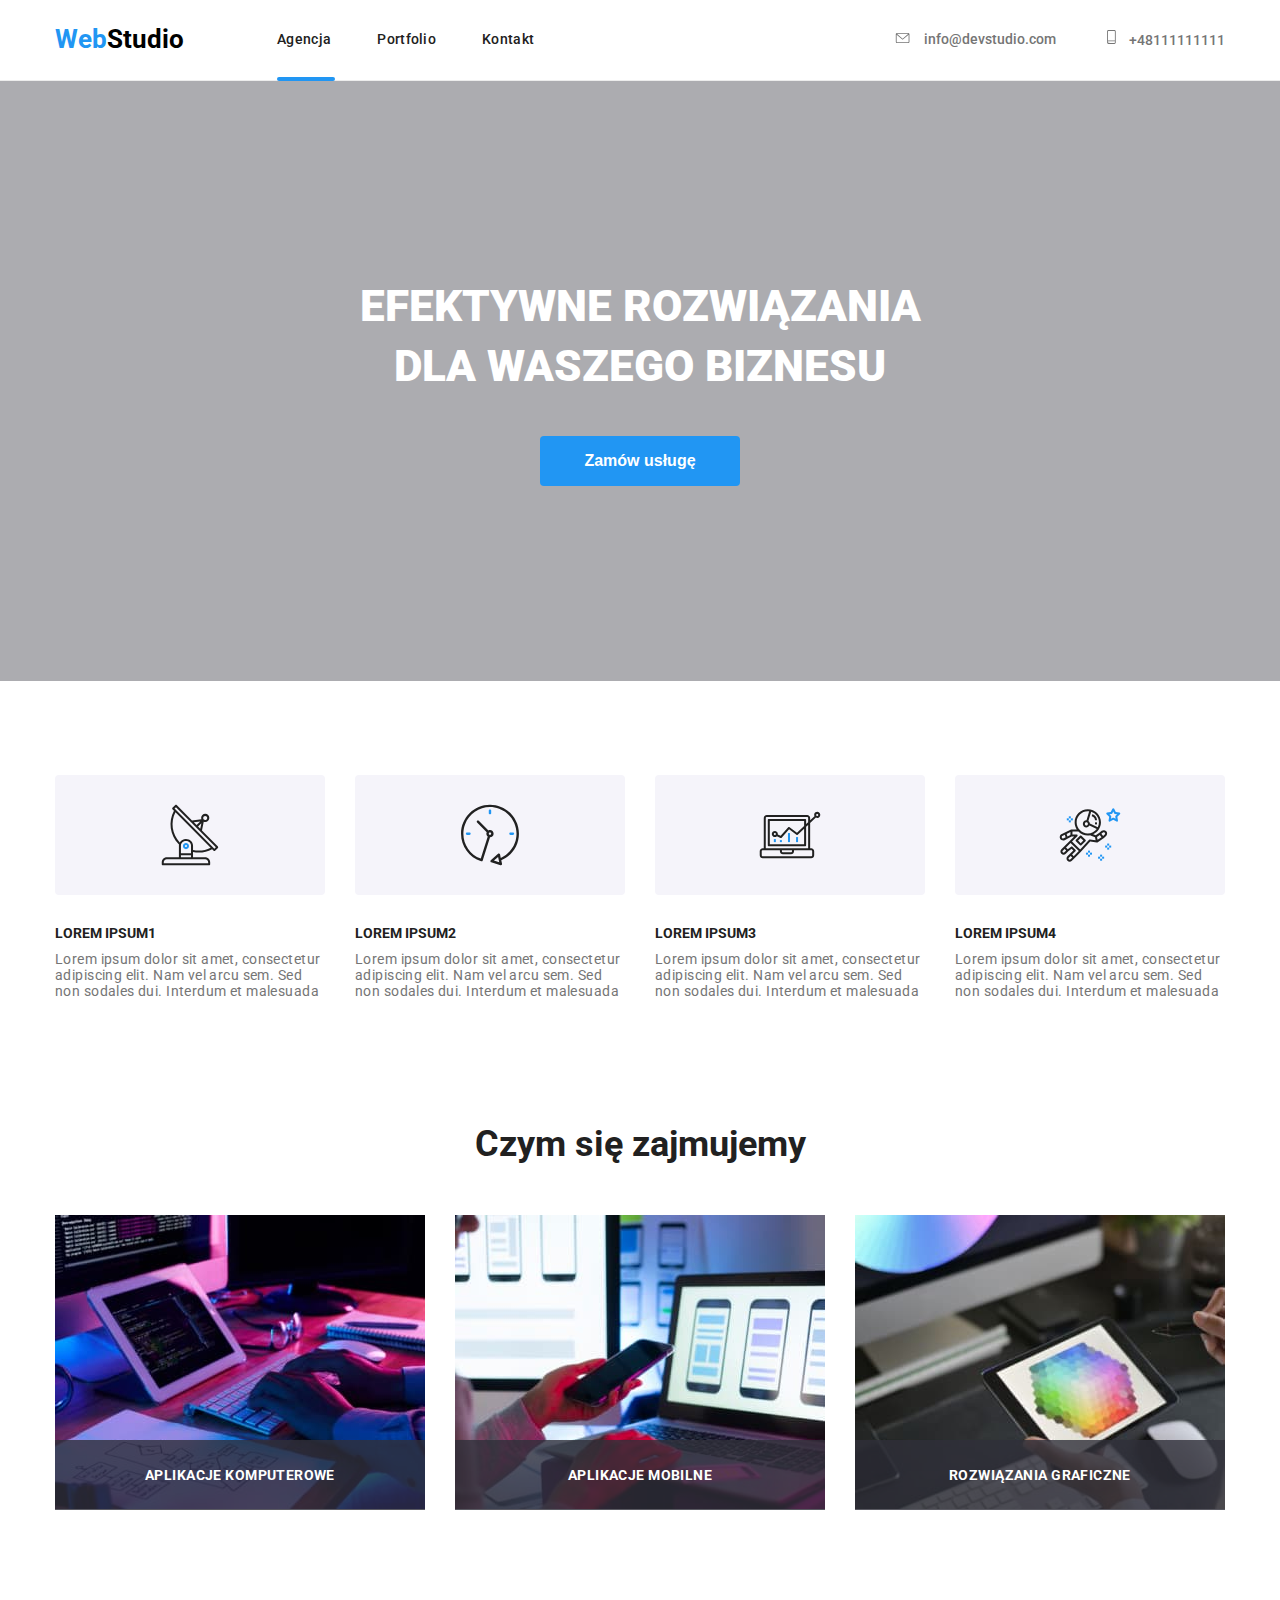
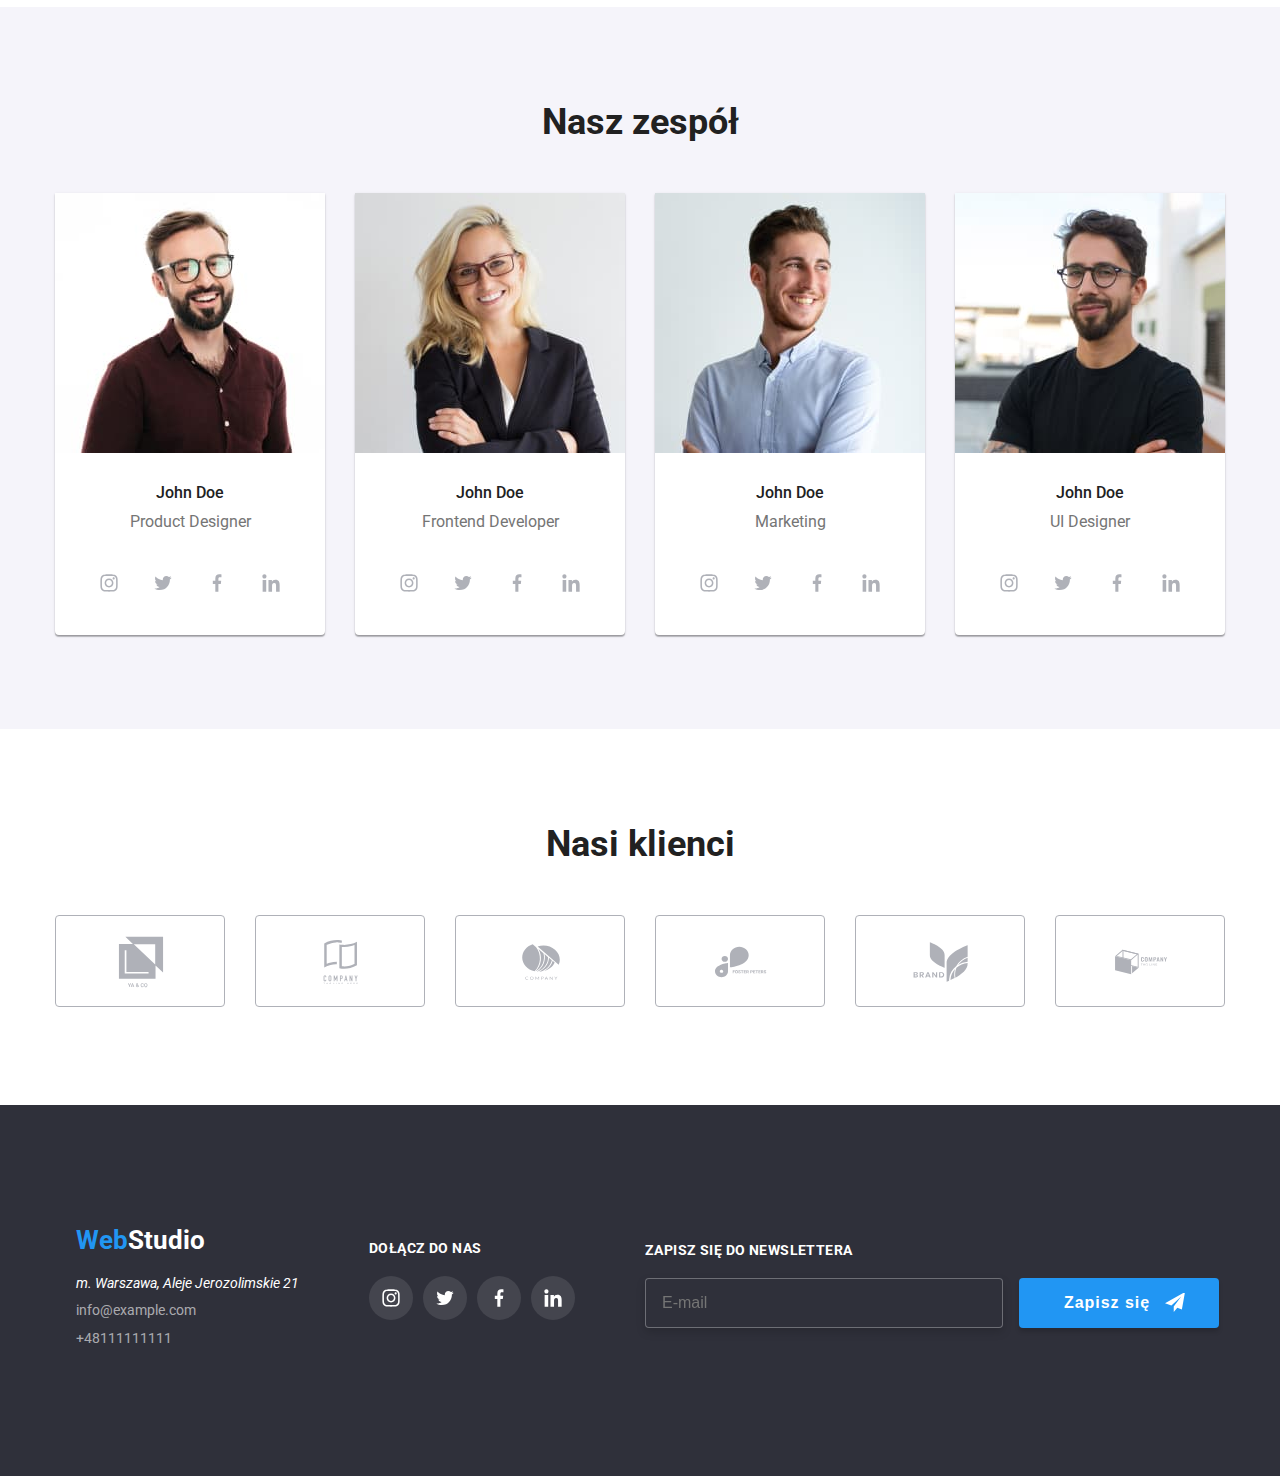
<file: index.html>
<!DOCTYPE html>
<html lang="pl">
  <head>
    <meta charset="UTF-8" />
    <meta http-equiv="X-UA-Compatible" content="IE=edge" />
    <meta name="viewport" content="width=device-width, initial-scale=1.0" />
    <title>Studio</title>
    <link rel="preconnect" href="https://fonts.googleapis.com" />
    <link rel="preconnect" href="https://fonts.gstatic.com" crossorigin />
    <link
      href="https://fonts.googleapis.com/css2?family=Raleway:wght@700&family=Roboto:wght@400;500;700;900&display=swap"
      rel="stylesheet"
    />
    <link href="./css/main.min.css" rel="stylesheet" />
    <link
      rel="stylesheet"
      href="https://github.com/sindresorhus/modern-normalize.git/modern-normalize.css"
    />
  </head>
  <body>
    <header class="header container">
      <h3>
        <a href="index.html" class="header__logo"
          ><span class="header__blue-text">Web</span>Studio</a
        >
      </h3>
      <nav>
        <ul class="header__list-menu">
          <li>
            <a href="index.html" class="header__link-nav header__active-page"
              >Agencja</a
            >
          </li>
          <li>
            <a href="portfolio.html" class="header__link-nav">Portfolio</a>
          </li>
          <li>
            <a href="index.html" class="header__link-nav">Kontakt</a>
          </li>
        </ul>
      </nav>
      <ul class="header__list-contact">
        <li>
          <a href="emailto:info@devstudio.com" class="header__link-contact">
            <svg class="header__contact-icon" width="16" height="12">
              <use href="./images/icons.svg#icon-envelope"></use>
            </svg>
            info@devstudio.com</a
          >
        </li>
        <li>
          <a href="tel:+48111111111" class="header__link-contact">
            <svg class="header__contact-icon" width="10" height="16">
              <use href="./images/icons.svg#icon-smartphone"></use>
            </svg>
            +48111111111
          </a>
        </li>
      </ul>
      <button type="button" class="header__button js-open-menu">
        <svg>
          <use
            href="./images/icons.svg#icon-menu"
          ></use>
        </svg>
      </button>
    </header>
    <div class="border-bottom-header"></div>
    <main>
      <section class="top-section top-section__background-image">
        <div class="container">
          <h1 class="top-section__main-text">
            EFEKTYWNE ROZWIĄZANIA<br />
            DLA WASZEGO BIZNESU
          </h1>
          <button type="button" class="top-section__main-btn" data-modal-open>
            Zamów usługę
          </button>
        </div>
      </section>
      <section>
        <div class="container">
          <div class="speciality">
            <ul class="speciality__list">
              <li class="speciality__item">
                <div class="speciality__icon-description">
                  <svg width="70" height="70">
                    <use href="./images/icons.svg#icon-antenna-1"></use>
                  </svg>
                </div>
                <h3 class="speciality__title-description">LOREM IPSUM1</h3>
                <p class="speciality__description">
                  Lorem ipsum dolor sit amet, consectetur adipiscing elit. Nam
                  vel arcu sem. Sed non sodales dui. Interdum et malesuada
                </p>
              </li>
              <li class="speciality__item">
                <div class="speciality__icon-description">
                  <svg width="70" height="70">
                    <use href="./images/icons.svg#icon-clock-1"></use>
                  </svg>
                </div>
                <h3 class="speciality__title-description">LOREM IPSUM2</h3>
                <p class="speciality__description">
                  Lorem ipsum dolor sit amet, consectetur adipiscing elit. Nam
                  vel arcu sem. Sed non sodales dui. Interdum et malesuada
                </p>
              </li>
              <li class="speciality__item">
                <div class="speciality__icon-description">
                  <svg width="70" height="70">
                    <use href="./images/icons.svg#icon-diagram-1"></use>
                  </svg>
                </div>
                <h3 class="speciality__title-description">LOREM IPSUM3</h3>
                <p class="speciality__description">
                  Lorem ipsum dolor sit amet, consectetur adipiscing elit. Nam
                  vel arcu sem. Sed non sodales dui. Interdum et malesuada
                </p>
              </li>
              <li class="speciality__item">
                <div class="speciality__icon-description">
                  <svg width="70" height="70">
                    <use href="./images/icons.svg#icon-astronaut-1"></use>
                  </svg>
                </div>
                <h3 class="speciality__title-description">LOREM IPSUM4</h3>
                <p class="speciality__description">
                  Lorem ipsum dolor sit amet, consectetur adipiscing elit. Nam
                  vel arcu sem. Sed non sodales dui. Interdum et malesuada
                </p>
              </li>
            </ul>
          </div>
        </div>
      </section>
      <section>
        <div class="container servises">
          <h2 class="servises__title-section">Czym się zajmujemy</h2>
          <ul class="servises__list-images">
            <li class="servises__thumb">
              <p class="servises__label">Aplikacje komputerowe</p>
              <img
                src="./images/img1.jpg"
                srcset="./images/img1@2x.jpg 2x"
                alt="Tworzenie kodu"
                width="370"
                height="294"
              />
            </li>
            <li class="servises__thumb">
              <p class="servises__label">Aplikacje mobilne</p>
              <img
                src="./images/img2.jpg"
                srcset="./images/img2@2x.jpg 2x"
                alt="Tworzenie strony"
                width="370"
                height="294"
              />
            </li>
            <li class="servises__thumb">
              <p class="servises__label">Rozwiązania graficzne</p>
              <img
                src="./images/img3.jpg"
                srcset="./images/img3@2x.jpg 2x"
                alt="Tworzenie styli"
                width="370"
                height="294"
              />
            </li>
          </ul>
        </div>
      </section>
      <section class="team__background">
        <div class="container team">
          <h2 class="team__title-section">Nasz zespół</h2>
          <ul class="team__list-images">
            <li class="team__card">
              <img
                src="./images/image1.jpg"
                srcset="./images/image1@2x.jpg 2x"
                alt="John Doe"
                width="270"
                height="260"
              />
              <h3 class="team__name">John Doe</h3>
              <p class="team__position">Product Designer</p>
              <div class="team__icons">
                <svg class="team__icon">
                  <use
                    href="./images/icons.svg#icon-instagram"
                    width="20"
                    height="20"
                    x="12"
                    y="12"
                  ></use>
                </svg>
                <svg class="team__icon">
                  <use
                    href="./images/icons.svg#icon-twitter"
                    width="20"
                    height="20"
                    x="12"
                    y="12"
                  ></use>
                </svg>
                <svg class="team__icon">
                  <use
                    href="./images/icons.svg#icon-facebook"
                    width="20"
                    height="20"
                    x="12"
                    y="12"
                  ></use>
                </svg>
                <svg class="team__icon">
                  <use
                    href="./images/icons.svg#icon-linkedin2"
                    width="20"
                    height="20"
                    x="12"
                    y="12"
                  ></use>
                </svg>
              </div>
            </li>
            <li class="team__card">
              <img
                src="./images/image2.jpg"
                srcset="./images/image2@2x.jpg 2x"
                alt="John Doe"
                width="270"
                height="260"
              />
              <h3 class="team__name">John Doe</h3>
              <p class="team__position">Frontend Developer</p>
              <div class="team__icons">
                <svg class="team__icon">
                  <use
                    href="./images/icons.svg#icon-instagram"
                    width="20"
                    height="20"
                    x="12"
                    y="12"
                  ></use>
                </svg>
                <svg class="team__icon">
                  <use
                    href="./images/icons.svg#icon-twitter"
                    width="20"
                    height="20"
                    x="12"
                    y="12"
                  ></use>
                </svg>
                <svg class="team__icon">
                  <use
                    href="./images/icons.svg#icon-facebook"
                    width="20"
                    height="20"
                    x="12"
                    y="12"
                  ></use>
                </svg>
                <svg class="team__icon">
                  <use
                    href="./images/icons.svg#icon-linkedin2"
                    width="20"
                    height="20"
                    x="12"
                    y="12"
                  ></use>
                </svg>
              </div>
            </li>
            <li class="team__card">
              <img
                src="./images/image3.jpg"
                srcset="./images/image3@2x.jpg 2x"
                alt="John Doe"
                width="270"
                height="260"
              />
              <h3 class="team__name">John Doe</h3>
              <p class="team__position">Marketing</p>
              <div class="team__icons">
                <svg class="team__icon">
                  <use
                    href="./images/icons.svg#icon-instagram"
                    width="20"
                    height="20"
                    x="12"
                    y="12"
                  ></use>
                </svg>
                <svg class="team__icon">
                  <use
                    href="./images/icons.svg#icon-twitter"
                    width="20"
                    height="20"
                    x="12"
                    y="12"
                  ></use>
                </svg>
                <svg class="team__icon">
                  <use
                    href="./images/icons.svg#icon-facebook"
                    width="20"
                    height="20"
                    x="12"
                    y="12"
                  ></use>
                </svg>
                <svg class="team__icon">
                  <use
                    href="./images/icons.svg#icon-linkedin2"
                    width="20"
                    height="20"
                    x="12"
                    y="12"
                  ></use>
                </svg>
              </div>
            </li>
            <li class="team__card">
              <img
                src="./images/image4.jpg"
                srcset="./images/image4@2x.jpg 2x"
                alt="John Doe"
                width="270"
                height="260"
              />
              <h3 class="team__name">John Doe</h3>
              <p class="team__position">UI Designer</p>
              <div class="team__icons">
                <svg class="team__icon">
                  <use
                    href="./images/icons.svg#icon-instagram"
                    width="20"
                    height="20"
                    x="12"
                    y="12"
                  ></use>
                </svg>
                <svg class="team__icon">
                  <use
                    href="./images/icons.svg#icon-twitter"
                    width="20"
                    height="20"
                    x="12"
                    y="12"
                  ></use>
                </svg>
                <svg class="team__icon">
                  <use
                    href="./images/icons.svg#icon-facebook"
                    width="20"
                    height="20"
                    x="12"
                    y="12"
                  ></use>
                </svg>
                <svg class="team__icon">
                  <use
                    href="./images/icons.svg#icon-linkedin2"
                    width="20"
                    height="20"
                    x="12"
                    y="12"
                  ></use>
                </svg>
              </div>
            </li>
          </ul>
        </div>
      </section>
      <section>
        <div class="container clients">
          <h2 class="clients__title-section">Nasi klienci</h2>
          <ul class="clients__list">
            <li>
              <svg class="clients__logo">
                <use
                  href="./images/icons.svg#icon-company-1"
                  width="106"
                  height="60"
                  x="32"
                  y="16"
                ></use>
              </svg>
            </li>
            <li>
              <svg class="clients__logo">
                <use
                  href="./images/icons.svg#icon-company-2"
                  width="106"
                  height="60"
                  x="32"
                  y="16"
                ></use>
              </svg>
            </li>
            <li>
              <svg class="clients__logo">
                <use
                  href="./images/icons.svg#icon-company-3"
                  width="106"
                  height="60"
                  x="32"
                  y="16"
                ></use>
              </svg>
            </li>
            <li>
              <svg class="clients__logo">
                <use
                  href="./images/icons.svg#icon-company-4"
                  width="106"
                  height="60"
                  x="32"
                  y="16"
                ></use>
              </svg>
            </li>
            <li>
              <svg class="clients__logo">
                <use
                  href="./images/icons.svg#icon-company-5"
                  width="106"
                  height="60"
                  x="32"
                  y="16"
                ></use>
              </svg>
            </li>
            <li>
              <svg class="clients__logo">
                <use
                  href="./images/icons.svg#icon-company-6"
                  width="106"
                  height="60"
                  x="32"
                  y="16"
                ></use>
              </svg>
            </li>
          </ul>
        </div>
      </section>
    </main>
    <footer class="footer__color">
      <div class="container footer">
        <div class="footer__pad">
          <a href="index.html" class="footer__logo"
            ><span class="footer__blue-text">Web</span>Studio</a
          >
          <address class="footer__address">
            m. Warszawa, Aleje Jerozolimskie 21
          </address>
          <ul class="footer__list">
            <li>
              <a href="emailto:info@example.com" class="footer__contact"
                >info@example.com</a
              >
            </li>
            <li>
              <a href="tel:+45111111111" class="footer__contact"
                >+48111111111</a
              >
            </li>
          </ul>
        </div>
        <div>
          <h3 class="footer__header">Dołącz do nas</h3>
          <div class="footer__icons">
            <svg class="footer__icon">
              <use
                href="./images/icons.svg#icon-instagram"
                width="20"
                height="20"
                x="12"
                y="12"
              ></use>
            </svg>
            <svg class="footer__icon">
              <use
                href="./images/icons.svg#icon-twitter"
                width="20"
                height="20"
                x="12"
                y="12"
              ></use>
            </svg>
            <svg class="footer__icon">
              <use
                href="./images/icons.svg#icon-facebook"
                width="20"
                height="20"
                x="12"
                y="12"
              ></use>
            </svg>
            <svg class="footer__icon">
              <use
                href="./images/icons.svg#icon-linkedin2"
                width="20"
                height="20"
                x="12"
                y="12"
              ></use>
            </svg>
          </div>
        </div>
        <div class="footer__form">
          <form>
            <h3 class="footer__header">Zapisz się do newslettera</h3>
            <input
              type="email"
              name="email"
              placeholder="E-mail"
              class="footer__email"
            />
            <button type="submit" class="footer__form-btn">
              Zapisz się
              <svg width="50" height="24">
                <use
                  href="./images/icons.svg#icon-send"
                  width="20"
                  height="22"
                  x="15"
                  y="3"
                ></use>
              </svg>
            </button>
          </form>
        </div>
      </div>
    </footer>

    <div class="backdrop is-hidden" data-modal>
      <div class="modal">
        <button type="button" class="modal__close-btn" data-modal-close>
          <svg>
            <use
              href="./images/icons.svg#icon-X"
              width="11"
              height="11"
              x="8"
              y="8"
            ></use>
          </svg>
        </button>
        <h6 class="modal__title">Zostaw swoje dane w formularzu poniżej</h6>
        <form class="modal__form-size">
          <label class="modal__label">
            <p>Imie</p>
            <svg class="modal__icon" width="40" height="40">
              <use
                href="./images/icons.svg#icon-user"
                width="12"
                height="12"
                x="14"
                y="20"
              ></use>
            </svg>
            <input type="text" name="name" class="modal__input"
          /></label>
          <label class="modal__label">
            <p>Telefon</p>
            <svg class="modal__icon" width="40" height="40">
              <use
                href="./images/icons.svg#icon-phone"
                width="13"
                height="13"
                x="14"
                y="20"
              ></use>
            </svg>
            <input type="tel" name="number" class="modal__input"
          /></label>
          <label class="modal__label">
            <p>Email</p>
            <svg class="modal__icon" width="40" height="40">
              <use
                href="./images/icons.svg#icon-envelope-fill"
                width="15"
                height="12"
                x="14"
                y="20"
              ></use>
            </svg>
            <input type="email" name="email" class="modal__input"
          /></label>
          <label class="modal__label"
            ><p>Komentarz</p>
            <textarea
              name="comment"
              placeholder="Wprowadź tekst"
              class="modal__comment"
            ></textarea>
          </label>
          <input id="accept" type="checkbox" />
          <label for="accept" class="modal__accept">
            Oświadczam iż akceptuję
            <span class="modal__blue-text-underline">Regulamin</span> i
            <span class="modal__blue-text-underline"
              >Politykę Prywatności.</span
            >
          </label>
          <button type="submit" class="modal__btn-form">Wyślij</button>
        </form>
      </div>
    </div>

    <div class="mobile-menu js-menu-container">
      <button type="button" class="mobile-menu__button js-close-menu">
        <svg>
          <use
            href="./images/icons.svg#icon-X"
          ></use>
        </svg>
      </button>
      <div>
        <ul class="mobile-menu__menu">
          <li>
            <a href="./index.html" class="mobile-menu__link mobile-menu__link--active">Agencja</a>
          </li>
          <li><a href="./portfolio.html" class="mobile-menu__link">Portfolio</a></li>
          <li><a href="#" class="mobile-menu__link">Kontakt</a></li>
        </ul>
      </div>
      <div>
        <ul class="mobile-menu__contacts">
          <li>
            <a href="tel:+48111111111" class="mobile-menu__contact-item">+48 111 111 111</a>
          </li>
          <li>
            <a
              href="mailto:info@devstudio.com"
              class="mobile-menu__contact-item mobile-menu__contact-item--grey"
              >info@example.com</a
            >
          </li>
        </ul>
        <ul class="mobile-menu__social-list">
          <li class="mobile-menu__social-item">
            <a
              href="https://instagram.com"
              target="_blank"
              rel="noreferrer noopener"
              class="mobile-menu__social-link"
              >Instagram</a
            >
          </li>
          <li class="mobile-menu__social-item">
            <a
              href="https://twitter.com"
              target="_blank"
              rel="noreferrer noopener"
              class="mobile-menu__social-link"
              >Twitter</a
            >
          </li>
          <li class="mobile-menu__social-item">
            <a
              href="https://facebook.com"
              target="_blank"
              rel="noreferrer noopener"
              class="mobile-menu__social-link"
              >Facebook</a
            >
          </li>
          <li class="mobile-menu__social-item">
            <a
              href="https://linkedin.com"
              target="_blank"
              rel="noreferrer noopener"
              class="mobile-menu__social-link"
              >LinkedIn</a
            >
            </li>
        </ul>
      </div>
    </div>
    </div>

    <script src="./modal.js"></script>
    <script src="./mobile-menu.js"></script>
  </body>
</html>
</file>
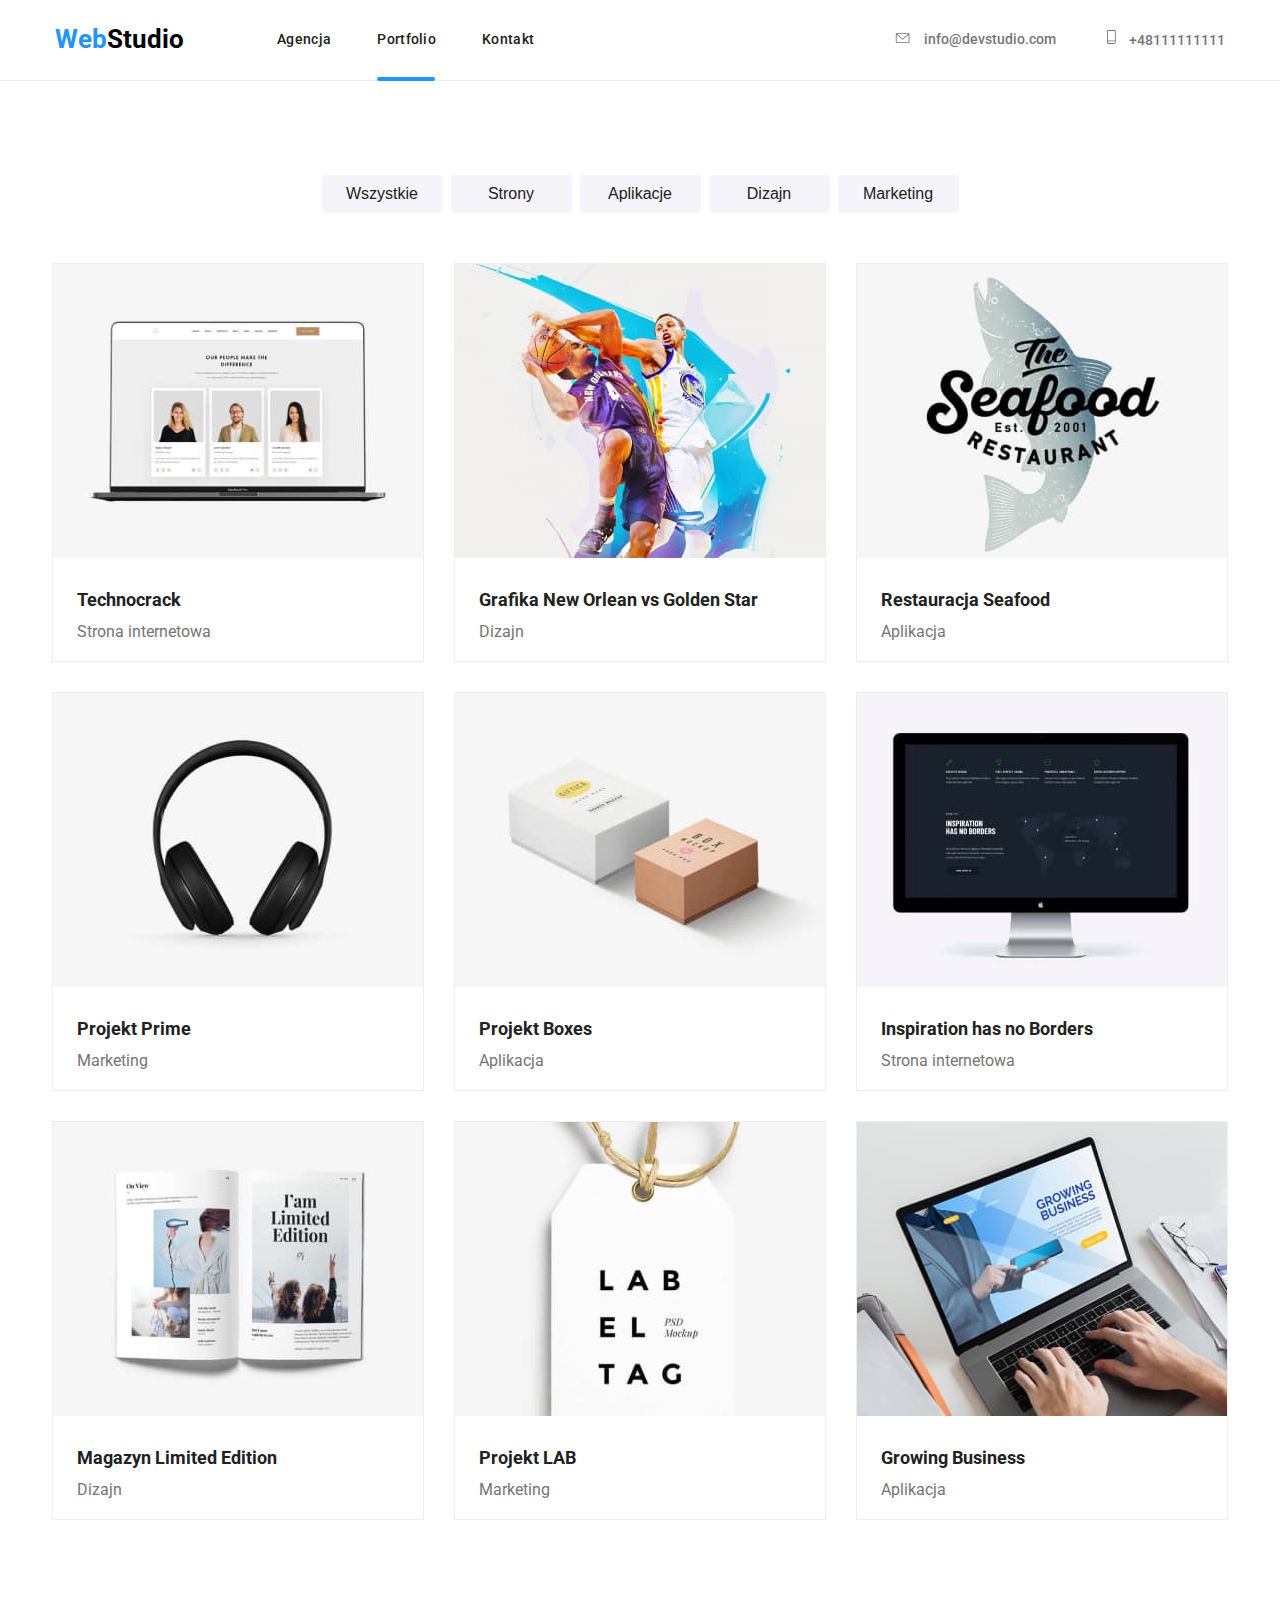
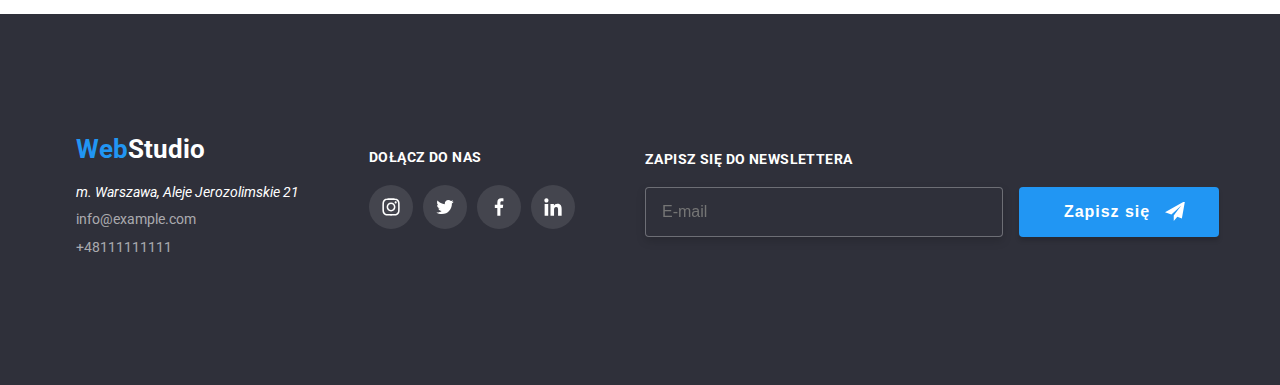
<file: portfolio.html>
<!DOCTYPE html>
<html lang="pl">
  <head>
    <meta charset="UTF-8" />
    <meta http-equiv="X-UA-Compatible" content="IE=edge" />
    <meta name="viewport" content="width=device-width, initial-scale=1.0" />
    <title>Studio</title>
    <link rel="preconnect" href="https://fonts.googleapis.com" />
    <link rel="preconnect" href="https://fonts.gstatic.com" crossorigin />
    <link
      href="https://fonts.googleapis.com/css2?family=Raleway:wght@700&family=Roboto:wght@400;500;700;900&display=swap"
      rel="stylesheet"
    />
    <link href="./css/main.min.css" rel="stylesheet" />
    <link
      rel="stylesheet"
      href="https://github.com/sindresorhus/modern-normalize.git/modern-normalize.css"
    />
  </head>
  <header class="header container">
    <h3>
      <a href="index.html" class="header__logo"
        ><span class="header__blue-text">Web</span>Studio</a
      >
    </h3>
    <nav>
      <ul class="header__list-menu">
        <li>
          <a href="index.html" class="header__link-nav"
            >Agencja</a
          >
        </li>
        <li>
          <a href="portfolio.html" class="header__link-nav header__active-page">Portfolio</a>
        </li>
        <li>
          <a href="index.html" class="header__link-nav">Kontakt</a>
        </li>
      </ul>
    </nav>
    <ul class="header__list-contact">
      <li>
        <a href="emailto:info@devstudio.com" class="header__link-contact">
          <svg class="header__contact-icon" width="16" height="12">
            <use href="./images/icons.svg#icon-envelope"></use>
          </svg>
          info@devstudio.com</a
        >
      </li>
      <li>
        <a href="tel:+48111111111" class="header__link-contact">
          <svg class="header__contact-icon" width="10" height="16">
            <use href="./images/icons.svg#icon-smartphone"></use>
          </svg>
          +48111111111
        </a>
      </li>
    </ul>
    <button type="button" class="header__button js-open-menu">
      <svg>
        <use
          href="./images/icons.svg#icon-menu"
        ></use>
      </svg>
    </button>
  </header>
  <div class="border-bottom-header"></div>
    <main>
      <section>
        <div class="container">
          <ul class="filters">
            <li>
              <button type="button" class="filters__btn-portfolio">Wszystkie</button>
            </li>
            <li><button type="button" class="filters__btn-portfolio">Strony</button></li>
            <li>
              <button type="button" class="filters__btn-portfolio">Aplikacje</button>
            </li>
            <li><button type="button" class="filters__btn-portfolio">Dizajn</button></li>
            <li>
              <button type="button" class="filters__btn-portfolio">Marketing</button>
            </li>
          </ul>
        </div>
      </section>
      <section class="portfolio">
        <div class="container">
          <ul class="portfolio__list">
            <li class="portfolio__image-card">
              <div class="portfolio__thumb">
                <p class="portfolio__overlay">Technocrack jest popularną platformą wykorzystywaną do rozpowszechniania koronawirusa. Firmy wykorzystują tę platformę do celów szpiegowskich i ataków na niezabezpieczone serwery konkurencji</p>
                <img
                src="./images/image-por1.jpg"
                srcset="./images/image-por1@2x.jpg 2x"
                alt="Technocrack"
                width="370"
                height="294"
                />
              </div>
              <h3 class="portfolio__projects-title">Technocrack</h3>
              <p class="portfolio__projects-subtitle">Strona internetowa</p>
            </li>
            <li class="portfolio__image-card">
              <div class="portfolio__thumb">
                <p class="portfolio__overlay">Technocrack jest popularną platformą wykorzystywaną do rozpowszechniania koronawirusa. Firmy wykorzystują tę platformę do celów szpiegowskich i ataków na niezabezpieczone serwery konkurencji</p>
                <img
                src="./images/image-por2.jpg"
                srcset="./images/image-por2@2x.jpg 2x"
                alt="Technocrack"
                width="370"
                height="294"
                />
              </div>
              <h3 class="portfolio__projects-title">Grafika New Orlean vs Golden Star</h3>
              <p class="portfolio__projects-subtitle">Dizajn</p>
            </li>
            <li class="portfolio__image-card">
              <div class="portfolio__thumb">
                <p class="portfolio__overlay">Technocrack jest popularną platformą wykorzystywaną do rozpowszechniania koronawirusa. Firmy wykorzystują tę platformę do celów szpiegowskich i ataków na niezabezpieczone serwery konkurencji</p>
                <img
                src="./images/image-por3.jpg"
                srcset="./images/image-por3@2x.jpg 2x"
                alt="Technocrack"
                width="370"
                height="294"
                />
              </div>
              <h3 class="portfolio__projects-title">Restauracja Seafood</h3>
              <p class="portfolio__projects-subtitle">Aplikacja</p>
            </li>
            <li class="portfolio__image-card">
              <div class="portfolio__thumb">
                <p class="portfolio__overlay">Technocrack jest popularną platformą wykorzystywaną do rozpowszechniania koronawirusa. Firmy wykorzystują tę platformę do celów szpiegowskich i ataków na niezabezpieczone serwery konkurencji</p>
                <img
                src="./images/image-por4.jpg"
                srcset="./images/image-por4@2x.jpg 2x"
                alt="Technocrack"
                width="370"
                height="294"
                />
              </div>
              <h3 class="portfolio__projects-title">Projekt Prime</h3>
              <p class="portfolio__projects-subtitle">Marketing</p>
            </li>
            <li class="portfolio__image-card">
              <div class="portfolio__thumb">
                <p class="portfolio__overlay">Technocrack jest popularną platformą wykorzystywaną do rozpowszechniania koronawirusa. Firmy wykorzystują tę platformę do celów szpiegowskich i ataków na niezabezpieczone serwery konkurencji</p>
                <img
                src="./images/image-por5.jpg"
                srcset="./images/image-por5@2x.jpg 2x"
                alt="Technocrack"
                width="370"
                height="294"
                />
              </div>
              <h3 class="portfolio__projects-title">Projekt Boxes</h3>
              <p class="portfolio__projects-subtitle">Aplikacja</p>
            </li>
            <li class="portfolio__image-card">
              <div class="portfolio__thumb">
                <p class="portfolio__overlay">Technocrack jest popularną platformą wykorzystywaną do rozpowszechniania koronawirusa. Firmy wykorzystują tę platformę do celów szpiegowskich i ataków na niezabezpieczone serwery konkurencji</p>
                <img
                src="./images/image-por6.jpg"
                srcset="./images/image-por6@2x.jpg 2x"
                alt="Technocrack"
                width="370"
                height="294"
                />
              </div>
              <h3 class="portfolio__projects-title">Inspiration has no Borders</h3>
              <p class="portfolio__projects-subtitle">Strona internetowa</p>
            </li>
            <li class="portfolio__image-card">
              <div class="portfolio__thumb">
                <p class="portfolio__overlay">Technocrack jest popularną platformą wykorzystywaną do rozpowszechniania koronawirusa. Firmy wykorzystują tę platformę do celów szpiegowskich i ataków na niezabezpieczone serwery konkurencji</p>
                <img
                src="./images/image-por7.jpg"
                srcset="./images/image-por7@2x.jpg 2x"
                alt="Technocrack"
                width="370"
                height="294"
                />
              </div>
              <h3 class="portfolio__projects-title">Magazyn Limited Edition</h3>
              <p class="portfolio__projects-subtitle">Dizajn</p>
            </li>
            <li class="portfolio__image-card">
              <div class="portfolio__thumb">
                <p class="portfolio__overlay">Technocrack jest popularną platformą wykorzystywaną do rozpowszechniania koronawirusa. Firmy wykorzystują tę platformę do celów szpiegowskich i ataków na niezabezpieczone serwery konkurencji</p>
                <img
                src="./images/image-por8.jpg"
                srcset="./images/image-por8@2x.jpg 2x"
                alt="Technocrack"
                width="370"
                height="294"
                />
              </div>
              <h3 class="portfolio__projects-title">Projekt LAB</h3>
              <p class="portfolio__projects-subtitle">Marketing</p>
            </li>
            <li class="portfolio__image-card">
              <div class="portfolio__thumb">
                <p class="portfolio__overlay">Technocrack jest popularną platformą wykorzystywaną do rozpowszechniania koronawirusa. Firmy wykorzystują tę platformę do celów szpiegowskich i ataków na niezabezpieczone serwery konkurencji</p>
                <img
                src="./images/image-por9.jpg"
                srcset="./images/image-por9@2x.jpg 2x"
                alt="Technocrack"
                width="370"
                height="294"
                />
              </div>
              <h3 class="portfolio__projects-title">Growing Business</h3>
              <p class="portfolio__projects-subtitle">Aplikacja</p>
            </li>
          </ul>
        </div>
      </section>
    </main>
    <footer class="footer__color">
      <div class="container footer">
        <div class="footer__pad">
          <a href="index.html" class="footer__logo"
            ><span class="footer__blue-text">Web</span>Studio</a
          >
          <address class="footer__address">
            m. Warszawa, Aleje Jerozolimskie 21
          </address>
          <ul class="footer__list">
            <li>
              <a href="emailto:info@example.com" class="footer__contact"
                >info@example.com</a
              >
            </li>
            <li>
              <a href="tel:+45111111111" class="footer__contact"
                >+48111111111</a
              >
            </li>
          </ul>
        </div>
        <div>
          <h3 class="footer__header">Dołącz do nas</h3>
          <div class="footer__icons">
            <svg class="footer__icon">
              <use
                href="./images/icons.svg#icon-instagram"
                width="20"
                height="20"
                x="12"
                y="12"
              ></use>
            </svg>
            <svg class="footer__icon">
              <use
                href="./images/icons.svg#icon-twitter"
                width="20"
                height="20"
                x="12"
                y="12"
              ></use>
            </svg>
            <svg class="footer__icon">
              <use
                href="./images/icons.svg#icon-facebook"
                width="20"
                height="20"
                x="12"
                y="12"
              ></use>
            </svg>
            <svg class="footer__icon">
              <use
                href="./images/icons.svg#icon-linkedin2"
                width="20"
                height="20"
                x="12"
                y="12"
              ></use>
            </svg>
          </div>
        </div>
        <div class="footer__form">
          <form>
            <h3 class="footer__header">Zapisz się do newslettera</h3>
            <input
              type="email"
              name="email"
              placeholder="E-mail"
              class="footer__email"
            />
            <button type="submit" class="footer__form-btn">
              Zapisz się
              <svg width="50" height="24">
                <use
                  href="./images/icons.svg#icon-send"
                  width="20"
                  height="22"
                  x="15"
                  y="3"
                ></use>
              </svg>
            </button>
          </form>
        </div>
      </div>
    </footer>


    <div class="mobile-menu js-menu-container">
      <button type="button" class="mobile-menu__button js-close-menu">
        <svg>
          <use
            href="./images/icons.svg#icon-X"
          ></use>
        </svg>
      </button>
      <div>
        <ul class="mobile-menu__menu">
          <li>
            <a href="./index.html" class="mobile-menu__link">Agencja</a>
          </li>
          <li><a href="./portfolio.html" class="mobile-menu__link mobile-menu__link--active">Portfolio</a></li>
          <li><a href="#" class="mobile-menu__link">Kontakt</a></li>
        </ul>
      </div>
      <div>
        <ul class="mobile-menu__contacts">
          <li>
            <a href="tel:+48111111111" class="mobile-menu__contact-item">+48 111 111 111</a>
          </li>
          <li>
            <a
              href="mailto:info@devstudio.com"
              class="mobile-menu__contact-item mobile-menu__contact-item--grey"
              >info@example.com</a
            >
          </li>
        </ul>
        <ul class="mobile-menu__social-list">
          <li class="mobile-menu__social-item">
            <a
              href="https://instagram.com"
              target="_blank"
              rel="noreferrer noopener"
              class="mobile-menu__social-link"
              >Instagram</a
            >
          </li>
          <li class="mobile-menu__social-item">
            <a
              href="https://twitter.com"
              target="_blank"
              rel="noreferrer noopener"
              class="mobile-menu__social-link"
              >Twitter</a
            >
          </li>
          <li class="mobile-menu__social-item">
            <a
              href="https://facebook.com"
              target="_blank"
              rel="noreferrer noopener"
              class="mobile-menu__social-link"
              >Facebook</a
            >
          </li>
          <li class="mobile-menu__social-item">
            <a
              href="https://linkedin.com"
              target="_blank"
              rel="noreferrer noopener"
              class="mobile-menu__social-link"
              >LinkedIn</a
            >
            </li>
        </ul>
      </div>
    </div>
    </div>

    <script src="./mobile-menu.js"></script>
  </body>
</html>
</file>
<file: css/main.min.css>
:root{--background-color: #2f303a;--blue: #2196f3;--black: #000;--gray: #757575;--white: #ffffff;--second-gray: #212121;--background-team-section: #f5f4fa;--footer-contact-color: rgba(255, 255, 255, 0.6)}*{padding:0;margin:0;-webkit-box-sizing:border-box;box-sizing:border-box}body{font-family:"Raleway",sans-serif;font-family:"Roboto",sans-serif;color:var(--gray)}a{text-decoration:none}.container{width:100%;margin:auto}@media screen and (min-width: 480px){.container{width:480px;margin:0 auto}}@media screen and (min-width: 768px){.container{width:768px;margin:0 auto}}@media screen and (min-width: 1200px){.container{width:1200px;margin:0 auto}}.header{display:-webkit-box;display:-ms-flexbox;display:flex;-webkit-box-orient:horizontal;-webkit-box-direction:normal;-ms-flex-direction:row;flex-direction:row;gap:93px;padding:24px 0 25px 0;-webkit-box-align:center;-ms-flex-align:center;align-items:center;-webkit-box-pack:center;-ms-flex-pack:center;justify-content:center}.header__list-contact{list-style:none;display:none;-webkit-box-orient:horizontal;-webkit-box-direction:normal;-ms-flex-direction:row;flex-direction:row;gap:50px;margin-left:auto;padding-right:15px}.header__list-contact:hover,.header__list-contact:hover svg{color:#2196f3;fill:#2196f3;-webkit-transition:250ms cubic-bezier(0.4, 0, 0.2, 1);transition:250ms cubic-bezier(0.4, 0, 0.2, 1)}.header__list-menu{display:none;list-style:none;-webkit-box-orient:horizontal;-webkit-box-direction:normal;-ms-flex-direction:row;flex-direction:row;font-weight:500;letter-spacing:.02em;line-height:1.2;gap:46px}.header__logo{font-weight:700;font-size:26px;line-height:1.19;color:var(--black);padding-left:15px}.header__link-nav{color:var(--second-gray);font-weight:500;font-size:14px;line-height:1,14;gap:46px;display:-webkit-box;display:-ms-flexbox;display:flex;-webkit-box-orient:horizontal;-webkit-box-direction:normal;-ms-flex-direction:row;flex-direction:row;position:relative}.header__link-nav:hover{color:var(--blue);-webkit-transition:250ms cubic-bezier(0.4, 0, 0.2, 1);transition:250ms cubic-bezier(0.4, 0, 0.2, 1)}.header__link-nav:hover::after{position:absolute;content:"";border-radius:2px;width:58px;height:4px;background-color:#2196f3;top:46px;-webkit-transition:250ms cubic-bezier(0.4, 0, 0.2, 1);transition:250ms cubic-bezier(0.4, 0, 0.2, 1)}.header__active-page::after{position:absolute;content:"";border-radius:2px;width:58px;height:4px;background-color:#2196f3;top:46px}.header__blue-text{color:var(--blue)}.header__link-contact{list-style-type:none;font-weight:500;font-size:14px;line-height:1,14;color:var(--gray);fill:var(--gray)}.header__contact-icon{margin:0 10px 0 0;fill:#757575}.header__button{display:-webkit-box;display:-ms-flexbox;display:flex;-webkit-box-align:center;-ms-flex-align:center;align-items:center;-webkit-box-pack:center;-ms-flex-pack:center;justify-content:center;background-color:rgba(0,0,0,0);fill:#212121;cursor:pointer;border:none;width:24px;height:16px}.header__button:hover,.header__button:focus{fill:#2196f3}.border-bottom-header{border-bottom:1px solid #ececec}@media screen and (min-width: 768px){.header{max-height:80px}.header__list-contact{display:-webkit-box;display:-ms-flexbox;display:flex;-webkit-box-orient:vertical;-webkit-box-direction:normal;-ms-flex-direction:column;flex-direction:column;gap:0}.header__list-menu{display:-webkit-box;display:-ms-flexbox;display:flex}.header__button{display:none}}@media screen and (min-width: 1200px){.header__list-contact{display:-webkit-box;display:-ms-flexbox;display:flex;-webkit-box-orient:horizontal;-webkit-box-direction:normal;-ms-flex-direction:row;flex-direction:row;gap:50px}}.top-section{color:var(--white);background:var(--background-color);-webkit-box-align:center;-ms-flex-align:center;align-items:center;text-align:center;background:#2f303a;width:100%;height:600px}.top-section__background-image{background:rgba(47,48,58,.4);background-image:url(https://raw.githubusercontent.com/LukaszNiewczas/goit-markup-hw-04/main/images/backgruond-image.jpg);background-position:center;background-repeat:no-repeat}.top-section__main-text{font-weight:900;font-size:44px;line-height:60px;text-align:center;padding-top:195px}.top-section__main-btn{font-weight:700;font-size:16px;line-height:1,88;cursor:pointer;background:var(--blue);border:none;color:var(--white);width:200px;height:50px;border-radius:4px;text-align:center;-webkit-box-align:center;-ms-flex-align:center;align-items:center;margin-top:40px}@media(min-device-pixel-ratio: 2),(-webkit-min-device-pixel-ratio: 2),(min-resolution: 192dpi),(min-resolution: 2dppx){.top-section__background-image{background-image:url(https://raw.githubusercontent.com/LukaszNiewczas/goit-markup-hw-08/main/images/backgruond-image%402x.jpg)}}.speciality{padding-left:15px;padding-right:15px}.speciality__item{padding-bottom:30px}.speciality__icon-description{display:-webkit-box;display:-ms-flexbox;display:flex;-webkit-box-pack:center;-ms-flex-pack:center;justify-content:center;-webkit-box-align:center;-ms-flex-align:center;align-items:center;-webkit-box-orient:horizontal;-webkit-box-direction:normal;-ms-flex-direction:row;flex-direction:row;border-radius:4px;margin-bottom:30px;height:120px;width:100%;background-color:#f5f4fa}.speciality__list{-webkit-box-pack:center;-ms-flex-pack:center;justify-content:center;-webkit-box-align:center;-ms-flex-align:center;align-items:center;-webkit-box-orient:horizontal;-webkit-box-direction:normal;-ms-flex-direction:row;flex-direction:row;gap:30px;padding:94px 0 0 0;justify-content:center;list-style:none}.speciality__description{font-weight:400;font-size:14px;line-height:1,71;letter-spacing:.03em}.speciality__title-description{font-weight:700;font-size:14px;line-height:1,14;color:var(--second-gray);text-align:center;padding-bottom:10px}@media screen and (min-width: 768px){.speciality__item{-ms-flex-preferred-size:calc((100% - 90px)/3);flex-basis:calc((100% - 90px)/3)}.speciality__icon-description{width:354px}.speciality__list{display:-webkit-box;display:-ms-flexbox;display:flex;-ms-flex-wrap:wrap;flex-wrap:wrap}.speciality__description{width:354px}.speciality__title-description{text-align:left}}@media screen and (min-width: 1200px){.speciality__item{-ms-flex-preferred-size:calc((100% - 90px)/3);flex-basis:calc((100% - 90px)/3)}.speciality__icon-description{width:270px}.speciality__list{-ms-flex-wrap:nowrap;flex-wrap:nowrap}.speciality__description{width:270px}}.servises{display:-webkit-box;display:-ms-flexbox;display:flex;-webkit-box-pack:center;-ms-flex-pack:center;justify-content:center;-webkit-box-align:center;-ms-flex-align:center;align-items:center;-webkit-box-orient:vertical;-webkit-box-direction:normal;-ms-flex-direction:column;flex-direction:column;padding:94px 0;gap:50px}.servises__label{background:rgba(47,48,58,.8);width:370px;height:70px;position:absolute;font-weight:700;font-size:14px;line-height:16px;text-align:center;-webkit-box-pack:center;-ms-flex-pack:center;justify-content:center;letter-spacing:.03em;text-transform:uppercase;color:#fff;bottom:0;padding-top:27px;margin-bottom:3px}.servises__thumb{position:relative;overflow:hidden}.servises__title-section{font-weight:700;font-size:36px;line-height:1,17;color:var(--second-gray);text-align:center}.servises__list-images{list-style:none;display:-webkit-box;display:-ms-flexbox;display:flex;gap:30px;-webkit-box-pack:center;-ms-flex-pack:center;justify-content:center;-webkit-box-align:center;-ms-flex-align:center;align-items:center;-webkit-box-orient:horizontal;-webkit-box-direction:normal;-ms-flex-direction:row;flex-direction:row;-ms-flex-wrap:wrap;flex-wrap:wrap}@media screen and (max-width: 1199px){.servises{display:none}}.team{display:-webkit-box;display:-ms-flexbox;display:flex;-webkit-box-pack:center;-ms-flex-pack:center;justify-content:center;-webkit-box-align:center;-ms-flex-align:center;align-items:center;-webkit-box-orient:vertical;-webkit-box-direction:normal;-ms-flex-direction:column;flex-direction:column;padding:94px 0;gap:50px}.team__icon:hover{background-color:#2196f3;fill:#fff;cursor:pointer;-webkit-transition:250ms cubic-bezier(0.4, 0, 0.2, 1);transition:250ms cubic-bezier(0.4, 0, 0.2, 1)}.team__icon{width:44px;height:44px;border-radius:50%;fill:#afb1b8}.team__icons{display:-webkit-box;display:-ms-flexbox;display:flex;gap:10px;margin-bottom:30px}.team__background{background:var(--background-team-section)}.team__position{font-weight:400;font-size:16px;line-height:1,19;margin:0 0 30px 0}.team__name{font-weight:500;font-size:16px;line-height:1,19;color:var(--second-gray);margin:30px 0 10px 0}.team__title-section{font-weight:700;font-size:36px;line-height:1,17;color:var(--second-gray);text-align:center}.team__card{-webkit-box-shadow:0px 1px 3px rgba(0,0,0,.12),0px 1px 1px rgba(0,0,0,.14),0px 2px 1px rgba(0,0,0,.2);box-shadow:0px 1px 3px rgba(0,0,0,.12),0px 1px 1px rgba(0,0,0,.14),0px 2px 1px rgba(0,0,0,.2);border-radius:0px 0px 4px 4px;display:-webkit-box;display:-ms-flexbox;display:flex;-webkit-box-pack:center;-ms-flex-pack:center;justify-content:center;-webkit-box-align:center;-ms-flex-align:center;align-items:center;-webkit-box-orient:vertical;-webkit-box-direction:normal;-ms-flex-direction:column;flex-direction:column;text-align:center;background-color:var(--white)}.team__list-images{list-style:none;display:-webkit-box;display:-ms-flexbox;display:flex;gap:30px;-webkit-box-pack:center;-ms-flex-pack:center;justify-content:center;-webkit-box-align:center;-ms-flex-align:center;align-items:center;-webkit-box-orient:horizontal;-webkit-box-direction:normal;-ms-flex-direction:row;flex-direction:row;-ms-flex-wrap:wrap;flex-wrap:wrap}.clients{display:-webkit-box;display:-ms-flexbox;display:flex;-webkit-box-pack:center;-ms-flex-pack:center;justify-content:center;-webkit-box-align:center;-ms-flex-align:center;align-items:center;-webkit-box-orient:vertical;-webkit-box-direction:normal;-ms-flex-direction:column;flex-direction:column;padding:94px 0;gap:50px}.clients__title-section{font-weight:700;font-size:36px;line-height:1,17;color:var(--second-gray);text-align:center}.clients__list{display:-webkit-box;display:-ms-flexbox;display:flex;-webkit-box-pack:center;-ms-flex-pack:center;justify-content:center;-webkit-box-align:center;-ms-flex-align:center;align-items:center;-webkit-box-orient:horizontal;-webkit-box-direction:normal;-ms-flex-direction:row;flex-direction:row;gap:30px;list-style:none;-ms-flex-wrap:wrap;flex-wrap:wrap}.clients__logo{border-radius:4px;border:#afb1b8 solid 1px;width:170px;height:92px;fill:#afb1b8}.clients__logo:hover{fill:#2196f3;border-color:#2196f3;cursor:pointer;-webkit-transition:250ms cubic-bezier(0.4, 0, 0.2, 1);transition:250ms cubic-bezier(0.4, 0, 0.2, 1)}.footer{display:-webkit-box;display:-ms-flexbox;display:flex;-webkit-box-orient:vertical;-webkit-box-direction:normal;-ms-flex-direction:column;flex-direction:column;padding:60px 15px;-ms-flex-wrap:wrap;flex-wrap:wrap;-webkit-box-pack:center;-ms-flex-pack:center;justify-content:center;-webkit-box-align:center;-ms-flex-align:center;align-items:center}.footer__list{list-style:none;display:-webkit-box;display:-ms-flexbox;display:flex;-webkit-box-orient:vertical;-webkit-box-direction:normal;-ms-flex-direction:column;flex-direction:column;gap:9px;margin:9px 0}.footer__blue-text{color:var(--blue)}.footer__color{background:var(--background-color);color:var(--white);width:100%;height:100%}.footer__logo{color:var(--white);font-weight:700;font-size:26px;line-height:1,19}.footer__address{font-weight:400;font-size:14px;line-height:1,71;margin:20px 0 0 0}.footer__contact{font-weight:400;font-size:14px;line-height:1,71;color:var(--footer-contact-color)}.footer__pad{text-align:center;margin-bottom:60px}.footer__header{font-weight:700;font-size:14px;line-height:1,14;letter-spacing:.03em;text-transform:uppercase;margin:10px 0 20px 0;text-align:center}.footer__icon{width:44px;height:44px;border-radius:50%;background:rgba(255,255,255,.1);fill:#fff}.footer__icon:hover{background:#2196f3;-webkit-transition:250ms cubic-bezier(0.4, 0, 0.2, 1);transition:250ms cubic-bezier(0.4, 0, 0.2, 1)}.footer__icons{display:-webkit-box;display:-ms-flexbox;display:flex;gap:10px;margin-bottom:60px}.footer__email{width:100%;height:50px;border:1px solid rgba(255,255,255,.3);-webkit-filter:drop-shadow(0px 4px 4px rgba(0, 0, 0, 0.15));filter:drop-shadow(0px 4px 4px rgba(0, 0, 0, 0.15));border-radius:4px;font-weight:400;font-size:16px;line-height:1,25;background-color:#2f303a;outline:none;color:#fff;margin-bottom:20px;padding-left:16px}.footer__form-btn{width:200px;height:50px;font-weight:700;font-size:16px;line-height:30px;letter-spacing:.06em;color:#fff;background:#2196f3;-webkit-box-shadow:0px 4px 4px rgba(0,0,0,.15);box-shadow:0px 4px 4px rgba(0,0,0,.15);border-radius:4px;border:none;margin-left:12px;-webkit-box-pack:center;-ms-flex-pack:center;justify-content:center;-webkit-box-align:center;-ms-flex-align:center;align-items:center;text-align:center;position:relative;padding-right:24px;cursor:pointer}.footer__form-btn:hover{opacity:.8}.footer__form-btn svg{position:absolute;fill:#fff}.footer__form{text-align:center}@media screen and (min-width: 768px){.footer{-webkit-box-orient:horizontal;-webkit-box-direction:normal;-ms-flex-direction:row;flex-direction:row}.footer__pad{margin-right:144px}}@media screen and (min-width: 1200px){.footer{padding:60px 0;-ms-flex-wrap:nowrap;flex-wrap:nowrap}.footer__pad{padding-left:15px;padding-right:70px;text-align:left;margin-right:0;margin-top:60px}.footer__header{text-align:left}.footer__icons{margin-bottom:30px}.footer__email{width:358px;margin-bottom:20px}.footer__form{margin-left:70px;text-align:left}}.modal{position:fixed;width:100%;height:609px;top:50%;left:50%;background:#fff;-webkit-box-shadow:0px 1px 3px rgba(0,0,0,.12),0px 1px 1px rgba(0,0,0,.14),0px 2px 1px rgba(0,0,0,.2);box-shadow:0px 1px 3px rgba(0,0,0,.12),0px 1px 1px rgba(0,0,0,.14),0px 2px 1px rgba(0,0,0,.2);border-radius:4px;z-index:1;-webkit-transition-property:visibility,opacity,-webkit-transform;transition-property:visibility,opacity,-webkit-transform;transition-property:visibility,opacity,transform;transition-property:visibility,opacity,transform,-webkit-transform;-webkit-transition-duration:3s;transition-duration:3s;-webkit-transform:translateX(-50%) translateY(-50%) scale(1);transform:translateX(-50%) translateY(-50%) scale(1);opacity:1;visibility:visible;display:block}.modal__close-btn{position:absolute;width:30px;height:30px;top:8px;right:8px;background:#fff;border:1px solid rgba(0,0,0,.1);border-radius:50%;cursor:pointer}.modal__title{font-weight:700;font-size:20px;line-height:1,15;text-align:center;letter-spacing:.03em;color:#212121;padding:40px 40px 0 40px}.modal__input{width:100%;height:40px;display:block;margin:4px 0 0 0;border-radius:4px;border:rgba(33,33,33,.2) 1px solid;padding:0 0 0 30px;margin-bottom:10px}.modal__label{width:448px;height:58px;position:relative;font-size:12px;position:relative}.modal__label:focus-within input{outline:1px solid #2196f3}.modal__label:focus-within svg{fill:#2196f3}.modal__form-size{padding:12px 40px 40px 40px;position:relative}.modal__icon{position:absolute}.modal__comment{resize:none;width:100%;height:120px;padding:12px 16px;border:1px solid rgba(33,33,33,.2);border-radius:4px;margin-bottom:20px}.modal__comment:focus-within{outline:1px solid #2196f3}.modal__btn-form{width:200px;height:50px;background-color:#2196f3;-webkit-box-shadow:0px 4px 4px rgba(0,0,0,.15);box-shadow:0px 4px 4px rgba(0,0,0,.15);border-radius:4px;font-weight:700;font-size:16px;line-height:1.88;display:-webkit-box;display:-ms-flexbox;display:flex;-webkit-box-align:center;-ms-flex-align:center;align-items:center;text-align:center;letter-spacing:.06em;color:#fff;border:none;padding:10px 76px;margin:0 auto;cursor:pointer;-webkit-transition:background-color 250ms cubic-bezier(0.4, 0, 0.2, 1);transition:background-color 250ms cubic-bezier(0.4, 0, 0.2, 1);margin-top:30px}.modal__btn-form:hover{opacity:.8}.modal__accept{font-weight:400;font-size:12px;line-height:24px;color:#757575;padding-left:20px;margin-bottom:30px}.modal__accept::before{display:block;position:absolute;content:"";width:16px;height:15px;border:1px solid #212121;border-radius:3px;background-repeat:no-repeat;background-size:auto 100%;background-position:center;top:375px}.modal__blue-text-underline{color:#2196f3;text-decoration:underline;cursor:pointer}input{-webkit-appearance:none;-moz-appearance:none;appearance:none}input:checked+.modal__accept::before{border:none;background-image:url(https://raw.githubusercontent.com/LukaszNiewczas/goit-markup-hw-07/95cfde59ce67aeb77680fba7dffbbb05a9581571/images/icon%20check.svg)}.backdrop{position:fixed;width:100%;height:100%;background-color:rgba(0,0,0,.2);top:0;left:0}.is-hidden{pointer-events:none;visibility:hidden;opacity:0;-webkit-transform:translateX(-50%) translateY(-50%) scale(0);transform:translateX(-50%) translateY(-50%) scale(0)}@media screen and (min-width: 480px){.modal{width:450px;height:609px}.modal__btn-form{margin-top:30px}}@media screen and (min-width: 1200px){.modal{width:528px;height:581px}.modal__btn-form{margin:30px 120px 40px 120px}}.filters{display:-webkit-box;display:-ms-flexbox;display:flex;-webkit-box-pack:center;-ms-flex-pack:center;justify-content:center;gap:8px;margin:94px 0 0 0;list-style:none}.filters__btn-portfolio{font-weight:500;font-size:16px;line-height:1,63;color:var(--second-gray);background:var(--background-team-section);border:none;cursor:pointer;width:121px;height:38px;border-radius:4px;text-align:center;-webkit-box-align:center;-ms-flex-align:center;align-items:center;-webkit-box-pack:center;-ms-flex-pack:center;justify-content:center}.filters__btn-portfolio:hover,.filters__btn-portfolio:focus{color:var(--white);background:var(--blue);-webkit-box-shadow:0px 3px 1px rgba(0,0,0,.1),0px 1px 2px rgba(0,0,0,.08),0px 2px 2px rgba(0,0,0,.12);box-shadow:0px 3px 1px rgba(0,0,0,.1),0px 1px 2px rgba(0,0,0,.08),0px 2px 2px rgba(0,0,0,.12);-webkit-transition:250ms cubic-bezier(0.4, 0, 0.2, 1);transition:250ms cubic-bezier(0.4, 0, 0.2, 1)}.portfolio__list{list-style:none;display:-webkit-box;display:-ms-flexbox;display:flex;gap:30px;-webkit-box-pack:center;-ms-flex-pack:center;justify-content:center;-webkit-box-align:center;-ms-flex-align:center;align-items:center;-webkit-box-orient:horizontal;-webkit-box-direction:normal;-ms-flex-direction:row;flex-direction:row;-ms-flex-wrap:wrap;flex-wrap:wrap;margin-top:50px;margin-bottom:94px}.portfolio__projects-title{font-weight:700;font-size:18px;line-height:2;color:var(--second-gray);margin:20px 24px 4px 24px}.portfolio__projects-subtitle{font-weight:400;font-size:16px;line-height:1,88;color:var(--gray);margin:0 24px 20px 24px}.portfolio__image-card{border:1px solid #eee}.portfolio__image-card:hover{-webkit-box-shadow:0px 1px 1px rgba(0,0,0,.12),0px 4px 4px rgba(0,0,0,.06),1px 4px 6px rgba(0,0,0,.16);box-shadow:0px 1px 1px rgba(0,0,0,.12),0px 4px 4px rgba(0,0,0,.06),1px 4px 6px rgba(0,0,0,.16);cursor:pointer;-webkit-transition:250ms cubic-bezier(0.4, 0, 0.2, 1);transition:250ms cubic-bezier(0.4, 0, 0.2, 1)}.portfolio__thumb{position:relative;overflow:hidden}.portfolio__thumb:hover .portfolio__overlay{-webkit-transform:translateY(0);transform:translateY(0)}.portfolio__overlay{position:absolute;background-color:rgba(33,150,243,.9);width:370px;height:294px;-webkit-box-align:center;-ms-flex-align:center;align-items:center;-webkit-box-pack:center;-ms-flex-pack:center;justify-content:center;display:-webkit-box;display:-ms-flexbox;display:flex;padding:49px 45px 49px 24px;font-weight:400;font-size:18px;line-height:28px;letter-spacing:.03em;color:#fff;-webkit-transform:translateY(102%);transform:translateY(102%);-webkit-transition:250ms cubic-bezier(0.4, 0, 0.2, 1);transition:250ms cubic-bezier(0.4, 0, 0.2, 1)}.mobile-menu{display:-webkit-box;display:-ms-flexbox;display:flex;-webkit-box-orient:vertical;-webkit-box-direction:normal;-ms-flex-direction:column;flex-direction:column;-webkit-box-pack:justify;-ms-flex-pack:justify;justify-content:space-between;position:fixed;top:0;left:0;width:100vw;height:100vh;padding:48px 40px;background-color:#fff;z-index:999;width:100%;-webkit-transform:translateX(100%);transform:translateX(100%);-webkit-transition:-webkit-transform 250ms ease-in-out;transition:-webkit-transform 250ms ease-in-out;transition:transform 250ms ease-in-out;transition:transform 250ms ease-in-out, -webkit-transform 250ms ease-in-out}.mobile-menu.is-open{-webkit-transform:translateX(0);transform:translateX(0)}.mobile-menu__button{position:absolute;top:10px;right:15px;fill:#212121;width:20px;height:20px;background-color:#fff;border:none;-webkit-box-sizing:border-box;box-sizing:border-box;cursor:pointer;border-radius:50%;display:-webkit-box;display:-ms-flexbox;display:flex;-webkit-box-align:center;-ms-flex-align:center;align-items:center;-webkit-box-pack:center;-ms-flex-pack:center;justify-content:center}.mobile-menu__button:hover,.mobile-menu__button:focus{fill:#2196f3}.mobile-menu__menu{display:-webkit-box;display:-ms-flexbox;display:flex;-webkit-box-orient:vertical;-webkit-box-direction:normal;-ms-flex-direction:column;flex-direction:column;gap:32px;padding:0;margin:0;list-style:none}.mobile-menu__link{font-weight:500;font-size:40px;line-height:1.18;letter-spacing:.02em;color:#212121}.mobile-menu__link:hover,.mobile-menu__link:focus,.mobile-menu__link--active{color:#2196f3}.mobile-menu__contacts{display:-webkit-box;display:-ms-flexbox;display:flex;-webkit-box-orient:vertical;-webkit-box-direction:normal;-ms-flex-direction:column;flex-direction:column;gap:32px;list-style:none}.mobile-menu__contact-item{font-weight:500;font-size:26px;line-height:1.18;letter-spacing:.02em;color:#2196f3}.mobile-menu__contact-item--grey{color:#757575;font-size:20px;line-height:1.17;margin-top:32px}.mobile-menu__social-list{padding-top:64px;display:-webkit-box;display:-ms-flexbox;display:flex;-ms-flex-wrap:wrap;flex-wrap:wrap;-webkit-box-align:center;-ms-flex-align:center;align-items:center;gap:10px;list-style:none}.mobile-menu__social-link{font-weight:500;font-size:12px;line-height:1.22;letter-spacing:.02em;color:#2196f3}.mobile-menu__social-item:not(:last-child)::after{content:"";margin-left:10px;width:22px;border:1px solid rgba(33,33,33,.2);background-color:rgba(33,33,33,.2);-webkit-transform:rotate(90deg);transform:rotate(90deg)}@media screen and (min-width: 480px){.mobile-menu__contact-item{font-size:34px}.mobile-menu__contact-item--grey{font-size:24px}.mobile-menu__social-link{font-size:18px}}@media screen and (min-width: 768px){.menu__list{display:none}}/*# sourceMappingURL=main.min.css.map */
</file>
